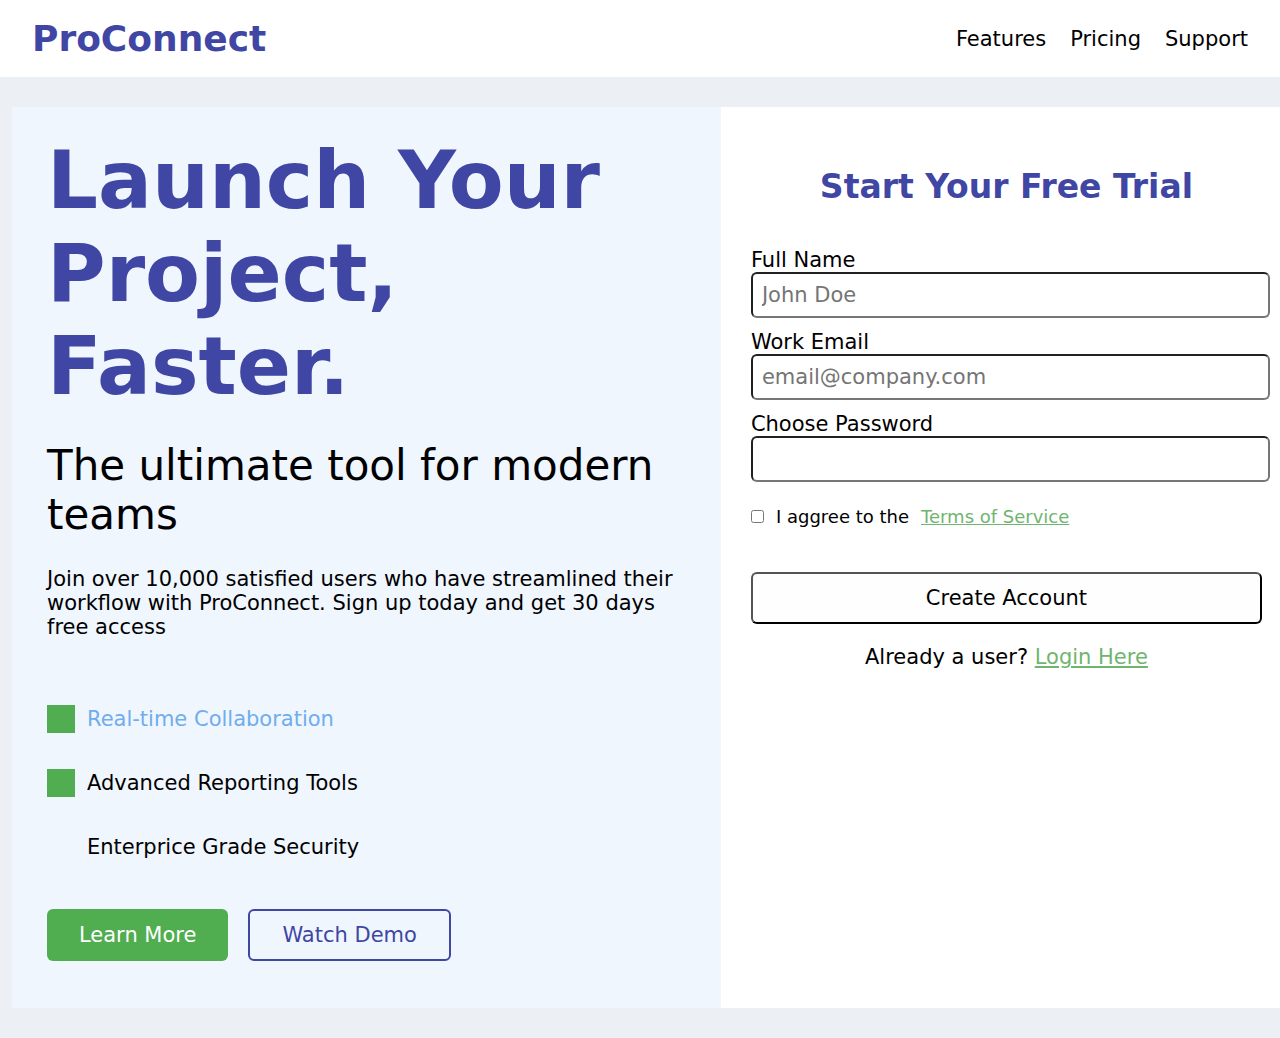
<file: code1/index.html>
<!DOCTYPE html>
<html lang="en">
<head>
    <meta charset="UTF-8">
    <meta name="viewport" content="width=device-width, initial-scale=1.0">
    <title>Document</title>
    <link rel="stylesheet" href="style.css">
</head>
<body>
    <header>
        <h1>ProConnect</h1>
        <div>
            <p>Features</p>
            <p>Pricing</p>
            <p>Support</p>
        </div>
        
    </header>
    <div class="main">
        <div class="left">
            <h2>
                Launch Your Project, Faster.
            </h2>
            <p class="cta">
                The ultimate tool for modern teams
            </p>
    
            <p class="note">
                Join over 10,000 satisfied users who have streamlined their workflow with ProConnect. Sign up today and get 30 days free access
            </p>

            <div class="list">
                <div>
                    <span></span>
                    <p style="color: #71adec;">
                        Real-time Collaboration
                    </p>
                </div>
                <div>
                    <span></span> Advanced Reporting Tools
                </div>
                <div>
                    <span style="background-color: transparent;"></span>  Enterprice Grade Security
                </div>
            </div>

            <div class="lastbtn">
                <button>Learn More</button>
                <button  class="demo">Watch Demo</button>
            </div>
        </div>
        <div class="right">
            <form>
                <h2>Start Your Free Trial</h2>
    
                <label>Full Name</label>
                <input type="text" placeholder="John Doe">
                <label>Work Email</label>
                <input type="text" placeholder="email@company.com">
                <label>Choose Password</label>
                <input type="text">
    
                <div>
                    <input type="checkbox"> I aggree to the <a href="#">Terms of Service</a>
                </div>
    
                <button>Create Account</button>
    
                <p>Already a user? <a href="#">Login Here</a></p>
    
            </form>
        </div>
    </div>
</body>
</html>
</file>
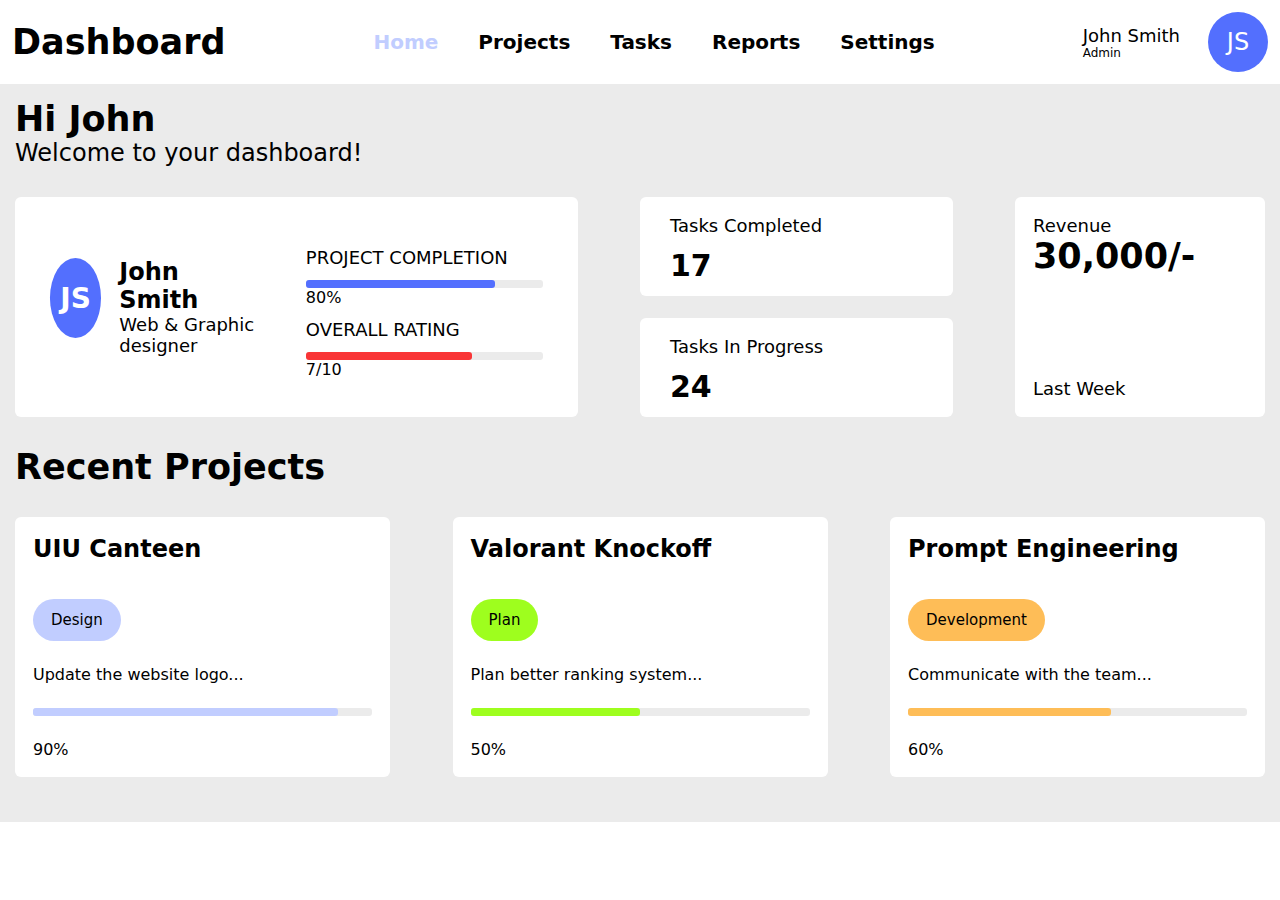
<file: code2/index.html>
<!DOCTYPE html>
<html lang="en">
<head>
    <meta charset="UTF-8">
    <meta name="viewport" content="width=device-width, initial-scale=1.0">
    <title>Document</title>
    <link rel="stylesheet" href="style.css">
</head>
<body>
    <header>
        <h1>Dashboard</h1>
        <nav>
            <p class="active">Home</p>
            <p>Projects</p>
            <p>Tasks</p>
            <p>Reports</p>
            <p>Settings</p>
        </nav>
        <div class="person">
            <div>
                <p>John Smith</p>
                <span>Admin</span>
            </div>
            <div class="nameplace">
                JS
            </div>
        </div>
    </header>

    <div class="main">
        <h2>Hi John</h2>
        <p class="welcome">Welcome to your dashboard!</p>

        <div class="cards1-holder">
            <div class="card card1">
                <div class="identity">
                    <div class="nameplace">
                        JS
                    </div>
                    <div class="name">
                        <p>John Smith</p>
                        <span>Web & Graphic designer</span>
                    </div>
                </div>
                <div class="details">
                    <p class="details_h">PROJECT COMPLETION</p>
                    <div class="progress">
                        <div style="background-color: #536ffe; width: 80%;"></div>
                    </div>
                    <p>80%</p>

                    <p class="details_h">OVERALL RATING</p>
                    <div class="progress">
                        <div style="background-color: #F93536; width: 70%;"></div>
                    </div>
                    <p>7/10</p>
                </div>
            </div>
            <div class="card2-holder">
                <div class="card">
                    Tasks Completed
                    <span>17</span>
                </div>
                <div class="card">
                    Tasks In Progress
                    <span>24</span>
                </div>
            </div>
            <div class="card card3">
                <div class="info">
                    <p>Revenue</p>
                    <p class="bala">30,000/-</p>
                </div>
                <p>Last Week</p>
            </div>
        </div>

        <h2>Recent Projects</h2>

        <div class="cards2-holder">
            <div class="card">
                <h3>UIU Canteen</h3>
                <div class="badge" style="background-color: #c1cdff;">
                    Design
                </div>
                <p>Update the website logo...</p>
                <div class="progress">
                    <div style="background-color: #c1cdff; width: 90%;"></div>
                </div>
                <p>90%</p>
            </div>
            <div class="card">
                <h3>Valorant Knockoff</h3>
                <div class="badge" style="background-color: #9efe1e;">
                    Plan
                </div>
                <p>Plan better ranking system...</p>
                <div class="progress">
                    <div style="background-color: #9efe1e; width: 50%;"></div>
                </div>
                <p>50%</p>
            </div>
            <div class="card">
                <h3>Prompt Engineering</h3>
                <div class="badge" style="background-color: #febd57;">
                    Development
                </div>
                <p>Communicate with the team...</p>
                <div class="progress">
                    <div style="background-color: #febd57; width: 60%;"></div>
                </div>
                <p>60%</p>
            </div>
        </div>
    </div>
</body>
</html>
</file>
<file: code1/style.css>
* {
    padding: 0;
    margin: 0;
    font-family: system-ui, -apple-system, BlinkMacSystemFont, 'Segoe UI', Roboto, Oxygen, Ubuntu, Cantarell, 'Open Sans', 'Helvetica Neue', sans-serif;
}

header{
    padding: 18px 32px;
    display: flex;
    justify-content: space-between;
    align-items: center;
    font-size: 18px;
}

header h1 {
    color: #3f46a4;
}

header div {
    display: flex;
    align-items: center;
    gap: 24px;
    font-size: 21px;
}

.main {
    width: 100%;
    background-color: #eceff4;
    display: flex;
    justify-content: center;
    align-items: stretch;
    padding: 30px 12px;
}

.left {
    width: 50%;
    background-color: #eff6fe;
    padding: 27px 35px;
}

.left h2 {
    font-size: 80px;
    color: #3f46a4;
}

.left .cta {
    font-size: 42px;
    margin: 28px 0;
}

.left .note {
    font-size: 21px;
    margin: 28px 0;
}

.list {
   padding: 20px 0;
}

.list > div {
    display: flex;
    align-items: center;
    gap: 12px;
    padding: 18px 0;
    font-size: 21px;
}

.list>div>span {
    width: 28px;
    height: 28px;
    background-color: #50ad50;
}

.lastbtn {
    padding: 10px 0;
    display: flex;
    gap: 20px;
}

.lastbtn button {
    margin: 0 0 10px 0;
    padding: 12px 32px;
    border: none;
    background-color: #50ad50;
    color: white;
    border-radius: 6px;
    font-size: 21px;
}

.demo {
    border: 2px solid #3f46a4 !important;
    background-color: transparent !important;
    color: #3f46a4 !important;
}

.right {
    width: 40%;
    /* height: 100%; */
    background-color: white;
    padding: 30px;

}

.right h2 {
    text-align: center;
    color: #3f46a4;
    padding: 30px 0;
    font-size: 33px;
}

.right form {
    /* margin: 74px 0; */
    display: flex;
    flex-direction: column;
}

.right form>label{
    font-size: 21px;
    margin-top: 12px;
}

.right form>input {
    width: 97.2%;
    padding: 9px;
    font-size: 21px;
    border-radius: 6px;
}

.right form div {
    margin: 12px 0;
    font-size: 18px;
    display: flex;
    justify-self: start;
    align-items:center;
    gap: 12px;
}
.right form div>input {
    margin: 12px 0;
}

.right form p {
    text-align: center;
    font-size: 21px;
}

.right form a {
    color: #6fb570;
    margin: 12px 0;
}

.right form button {
    background-color: #fefefe;
    /* border: none; */
    margin: 21px 0;
    padding: 12px;
    font-size: 21px;
    border-radius: 6px;
}
</file>
<file: code2/style.css>
* {
    padding: 0;
    margin: 0;
    box-sizing: border-box;
    font-family: system-ui, -apple-system, BlinkMacSystemFont, 'Segoe UI', Roboto, Oxygen, Ubuntu, Cantarell, 'Open Sans', 'Helvetica Neue', sans-serif;
}

header {
    padding: 12px;
    display: flex;
    justify-content: space-between;
    align-items: center;
}

header h1 {
    font-size: 35px;
}

nav {
    font-size: 20px;
    font-weight: bold;
    display: flex;
    justify-content: space-around;
    gap: 40px;
}

.active {
    color: #c1cdff;
}

.person {
    display: flex;
    align-items: center;
    gap: 28px;
}

.person > div {
    display: flex;
    flex-direction: column;
    justify-content: center;
}

.person > div p{
    font-size: 18px;
}

.person > div span {
    font-size: 12px;
}

.nameplace {
    width: 60px;
    height: 60px;
    color: white;
    background-color: #536ffe;
    font-size: 24px;
    display: flex;
    justify-content: center;
    align-items: center;
    border-radius: 100%;
}

.main{
    width: 100%;
    padding: 15px;
    background-color: #ebebeb;
}

.main>h2 {
    font-size: 35px;
}

.welcome {
    font-size: 24px;
    margin: 0 0 12px 0;
}

.cards1-holder {
    width: 100%;
    margin: 30px 0;
    display: flex;
    justify-content: space-between;
    align-items: stretch;
}

.card {
    background-color: white;
    border-radius: 6px;
    padding: 18px;
    display: flex;
    flex-direction: column;
    gap: 12px;
}

.cards1-holder>.card1 {
    width: 45%;
    flex-direction: row;
    justify-content: space-around;
    align-items: center;
}

.identity {
    width: 40%;
    display: flex;
    gap: 18px;
}

.identity>.nameplace {
    width: 80px;
    height: 80px;
    font-size: 28px;
    font-weight: bold;
}

/* .identity>.name {
    width: 80%;
} */

.identity>.name p {
    font-size: 24px;
    font-weight: bold;
}

.identity>.name span {
    font-size: 18px;
}

.details {
    width:45%;
    margin: 9px 0;
}

.details_h{
    font-size: 18px;
    margin: 12px 0;
}

.progress {
    width: 100%;
    height: 8px;
    border-radius: 3px;
    background-color: #ebebeb;
}

.progress>div {
    height: 100%;
    border-radius: 3px;
}

.card2-holder {
    width: 25%;
    display: flex;
    flex-direction: column;
    justify-content: space-between;
    gap: 12px;
}

.card2-holder .card {
    width: 100%;
    height: 45%;
    padding: 18px 30px;
    font-size: 18px;
}

.card2-holder .card span {
    font-size: 30px;
    font-weight: bold;
}

.card3 {
    width: 20%;
    font-size: 18px;
    justify-content: space-between;
}

.card3 .bala {
    font-size: 35px;
    font-weight: bold;
}

.cards2-holder {
    width: 100%;
    margin: 30px 0;
    display: flex;
    justify-content: space-between;
    align-items: stretch;
    gap: 18px;
}

.cards2-holder .card {
    width: 30%;
    background-color: white;
    border-radius: 6px;
    padding: 18px;
    display: flex;
    flex-direction: column;
    gap: 24px;
}

.cards2-holder .card h3 {
    font-size: 24px;
    margin-bottom: 12px;
}

.badge {
    width: fit-content;
    font-size: 15px;
    padding: 12px 18px;
    border-radius: 30px;
}
</file>
